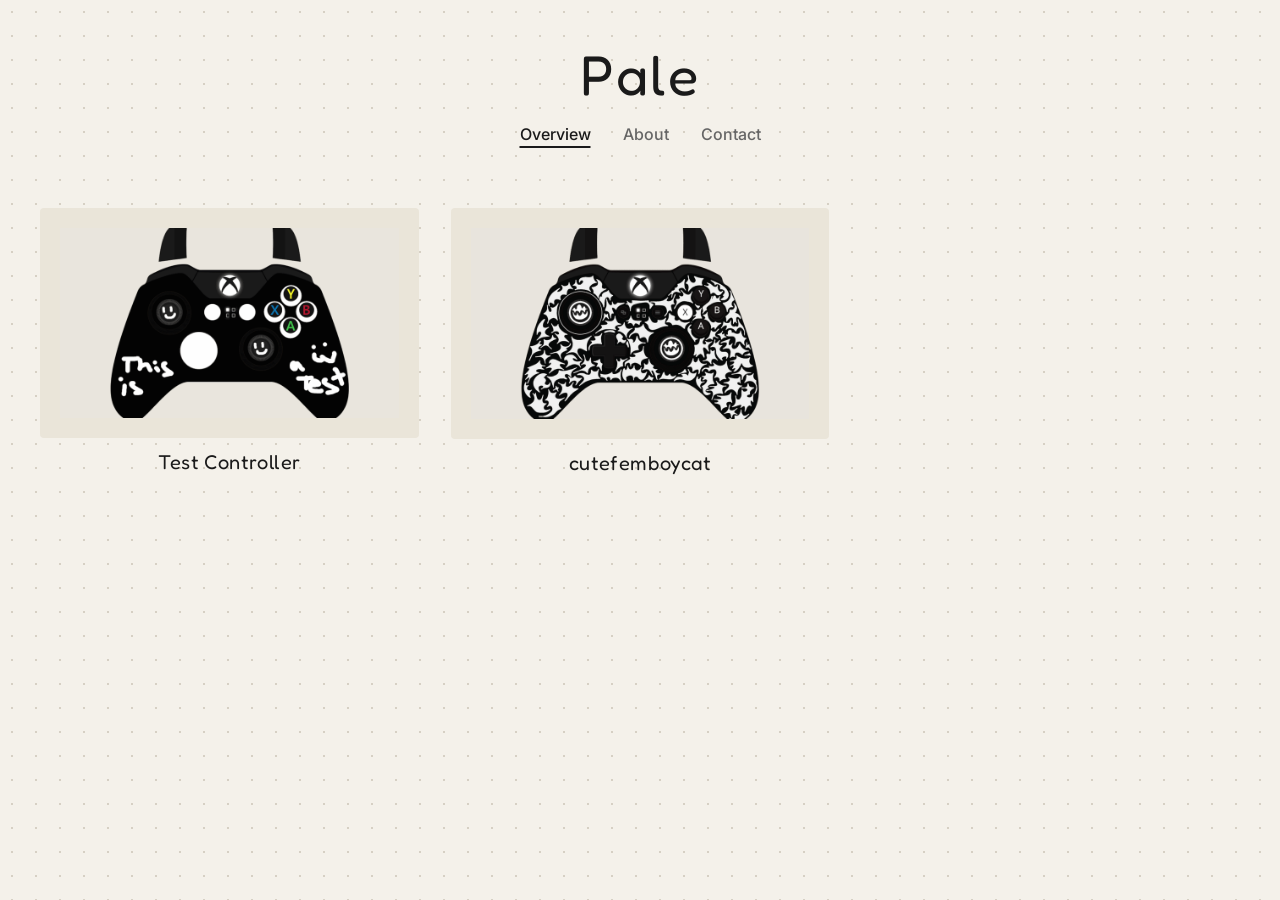
<file: index.html>
<!DOCTYPE html>
<html lang="en">
<head>
    <meta charset="UTF-8">
    <meta name="viewport" content="width=device-width, initial-scale=1.0">
    <title>Pale — Overview</title>
    <link rel="stylesheet" href="style.css">
    <link href="https://fonts.googleapis.com/css2?family=Fredoka:wght@600&family=Inter:wght@400;500&display=swap" rel="stylesheet">
</head>
<body>

    <header class="site-header">
        <div class="site-logo">Pale</div>
        <nav class="nav-links">
    <a href="index.html" class="active">Overview</a>
    <a href="about.html">About</a>
    <a href="contact.html">Contact</a>
</nav>
    </header>

    <main class="gallery-grid" id="galleryContainer">
    </main>

    <script src="script.js"></script>
</body>
</html>
</file>
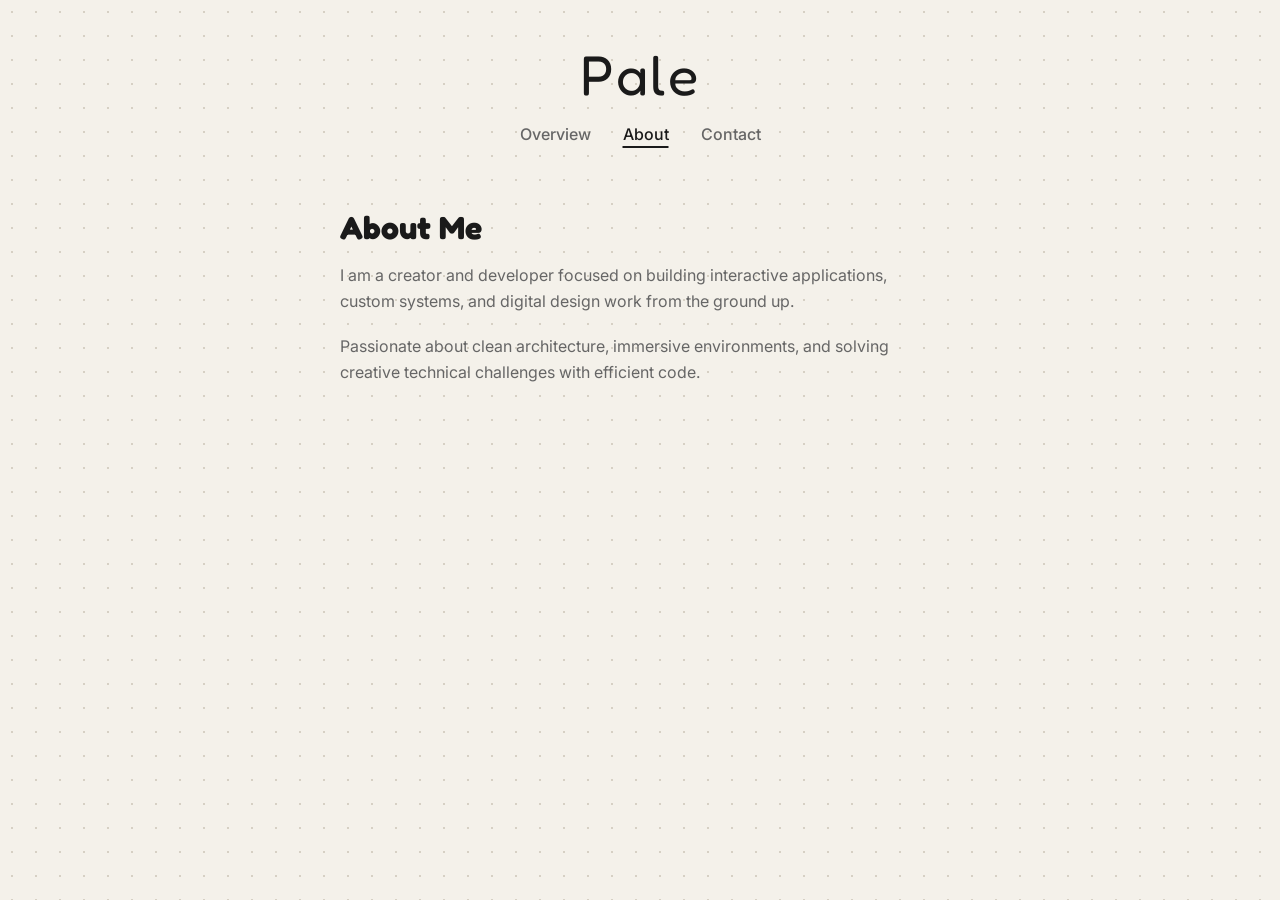
<file: about.html>
<!DOCTYPE html>
<html lang="en">
<head>
    <meta charset="UTF-8">
    <meta name="viewport" content="width=device-width, initial-scale=1.0">
    <title>Pale — About</title>
    <link rel="stylesheet" href="style.css">
    <link href="https://fonts.googleapis.com/css2?family=Fredoka:wght@600&family=Inter:wght@400;500&display=swap" rel="stylesheet">
</head>
<body>

    <header class="site-header">
        <div class="site-logo">Pale</div>
        <nav class="nav-links">
            <a href="index.html">Overview</a>
            <a href="about.html" class="active">About</a>
            <a href="contact.html">Contact</a>
        </nav>
    </header>

    <main class="page-content about-container">
        <h2>About Me</h2>
        <p>I am a creator and developer focused on building interactive applications, custom systems, and digital design work from the ground up.</p>
        <p>Passionate about clean architecture, immersive environments, and solving creative technical challenges with efficient code.</p>
    </main>

</body>
</html>
</file>
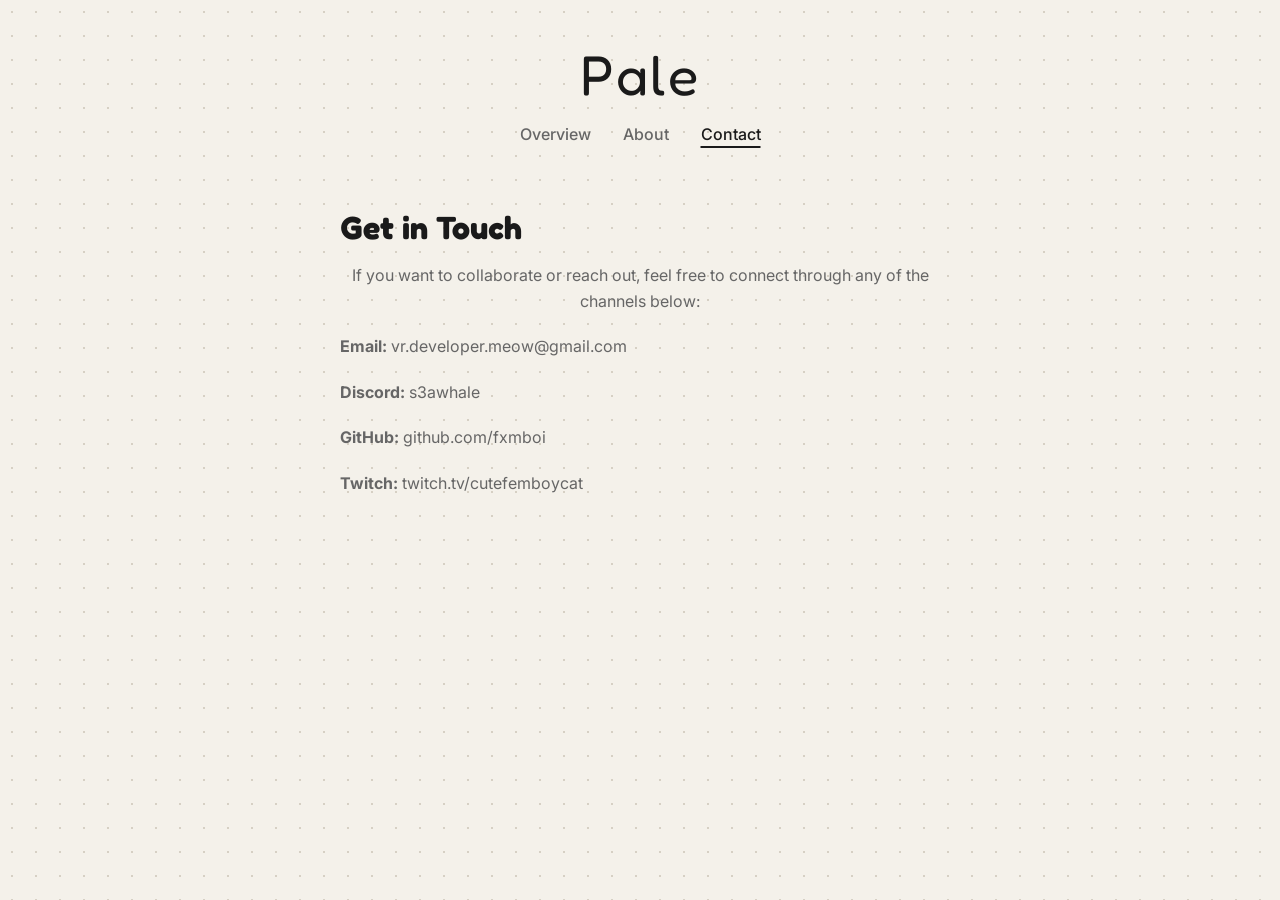
<file: contact.html>
<!DOCTYPE html>
<html lang="en">
<head>
    <meta charset="UTF-8">
    <meta name="viewport" content="width=device-width, initial-scale=1.0">
    <title>Pale — Contact</title>
    <link rel="stylesheet" href="style.css">
    <link href="https://fonts.googleapis.com/css2?family=Fredoka:wght@600&family=Inter:wght@400;500&display=swap" rel="stylesheet">
</head>
<body>

    <header class="site-header">
        <div class="site-logo">Pale</div>
        <nav class="nav-links">
            <a href="index.html">Overview</a>
            <a href="about.html">About</a>
            <a href="contact.html" class="active">Contact</a>
        </nav>
    </header>

    <main class="page-content about-container">
        <h2>Get in Touch</h2>
        <p style="text-align: center;">If you want to collaborate or reach out, feel free to connect through any of the channels below:</p>
        
        <div class="contact-links-box">
            <p><strong>Email:</strong> vr.developer.meow@gmail.com</p>
            <p><strong>Discord:</strong> s3awhale</p>
            <p><strong>GitHub:</strong> github.com/fxmboi</p>
            <p><strong>Twitch:</strong> twitch.tv/cutefemboycat</p>
        </div>
    </main>

</body>
</html>
</file>
<file: style.css>
:root {
    --bg-color: #f4f1ea;
    --card-bg: #eae5d9;
    --text-color: #1a1a1a;
    --muted-color: #666666;
    --font-heading: 'Fredoka', cursive;
    --font-sans: 'Inter', sans-serif;
}

* {
    box-sizing: border-box;
    margin: 0;
    padding: 0;
}

body {
    background-color: var(--bg-color);
    color: var(--text-color);
    font-family: var(--font-sans);
    padding: 40px;
    min-height: 100vh;
}

.site-header {
    display: flex;
    flex-direction: column;
    align-items: center;
    justify-content: center;
    text-align: center;
    margin-bottom: 60px;
    gap: 16px;
    width: 100%;
}

.site-logo {
    font-family: var(--font-heading);
    font-size: 56px;
    letter-spacing: 0.04em;
    color: var(--text-color);
    text-align: center;
}

.nav-links {
    display: flex;
    justify-content: center;
    align-items: center;
    flex-wrap: wrap;
    gap: 32px;
    width: 100%;
}

.nav-links a {
    text-decoration: none;
    color: var(--muted-color);
    font-size: 16px;
    font-weight: 500;
    transition: color 0.2s;
    position: relative;
    padding-bottom: 4px;
}

.nav-links a:hover {
    color: var(--text-color);
}

.nav-links a.active {
    color: var(--text-color);
    text-decoration: underline;
    text-underline-offset: 6px;
    text-decoration-thickness: 2px;
}

.gallery-grid {
    display: grid;
    grid-template-columns: repeat(auto-fill, minmax(280px, 1fr));
    gap: 48px 32px;
    max-width: 1400px;
    margin: 0 auto;
    align-items: start;
}

.grid-item {
    display: flex;
    flex-direction: column;
    gap: 12px;
    cursor: pointer;
}

.image-wrapper {
    background-color: var(--card-bg);
    width: 100%;
    padding: 20px;
    display: flex;
    align-items: center;
    justify-content: center;
    border-radius: 4px;
}

.image-wrapper img {
    width: 100%;
    height: auto;
    display: block;
    transition: transform 0.4s ease, filter 0.3s ease;
}

.grid-item:hover img {
    transform: scale(1.02);
    filter: brightness(0.95);
}

.item-title {
    font-family: var(--font-heading);
    font-size: 20px;
    letter-spacing: 0.02em;
    color: var(--text-color);
    text-align: center;
}

.page-content {
    max-width: 800px;
    margin: 0 auto;
    text-align: center;
}

.page-content h2 {
    font-family: var(--font-heading);
    font-size: 32px;
    margin-bottom: 16px;
}

.page-content p {
    color: var(--muted-color);
    font-size: 16px;
}

.about-container {
    max-width: 600px;
    margin: 0 auto;
    text-align: left;
}

.about-container p {
    margin-bottom: 20px;
    line-height: 1.6;
}

body {
    background-color: var(--bg-color);
    background-image: radial-gradient(#d6d0c4 1px, transparent 1px);
    background-size: 24px 24px;
}

.project-detail-container {
    max-width: 900px;
    margin: 0 auto;
    display: flex;
    flex-direction: column;
    align-items: center;
    text-align: center;
    gap: 28px;
}

.project-detail-title {
    font-family: var(--font-heading);
    font-size: 42px;
    color: var(--text-color);
}

.video-wrapper-clean {
    width: 100%;
}

.video-wrapper-clean video {
    width: 100%;
    height: auto;
    display: block;
    border-radius: 6px;
    outline: none;
    box-shadow: 0 10px 30px rgba(0, 0, 0, 0.08);
}

.time-spent-clean {
    display: flex;
    flex-direction: column;
    gap: 6px;
    align-items: center;
}

.time-label {
    font-size: 12px;
    text-transform: uppercase;
    letter-spacing: 0.08em;
    color: var(--muted-color);
    font-weight: 600;
}

.time-value {
    font-family: var(--font-heading);
    font-size: 26px;
    color: var(--text-color);
    letter-spacing: 0.02em;
}
</file>
